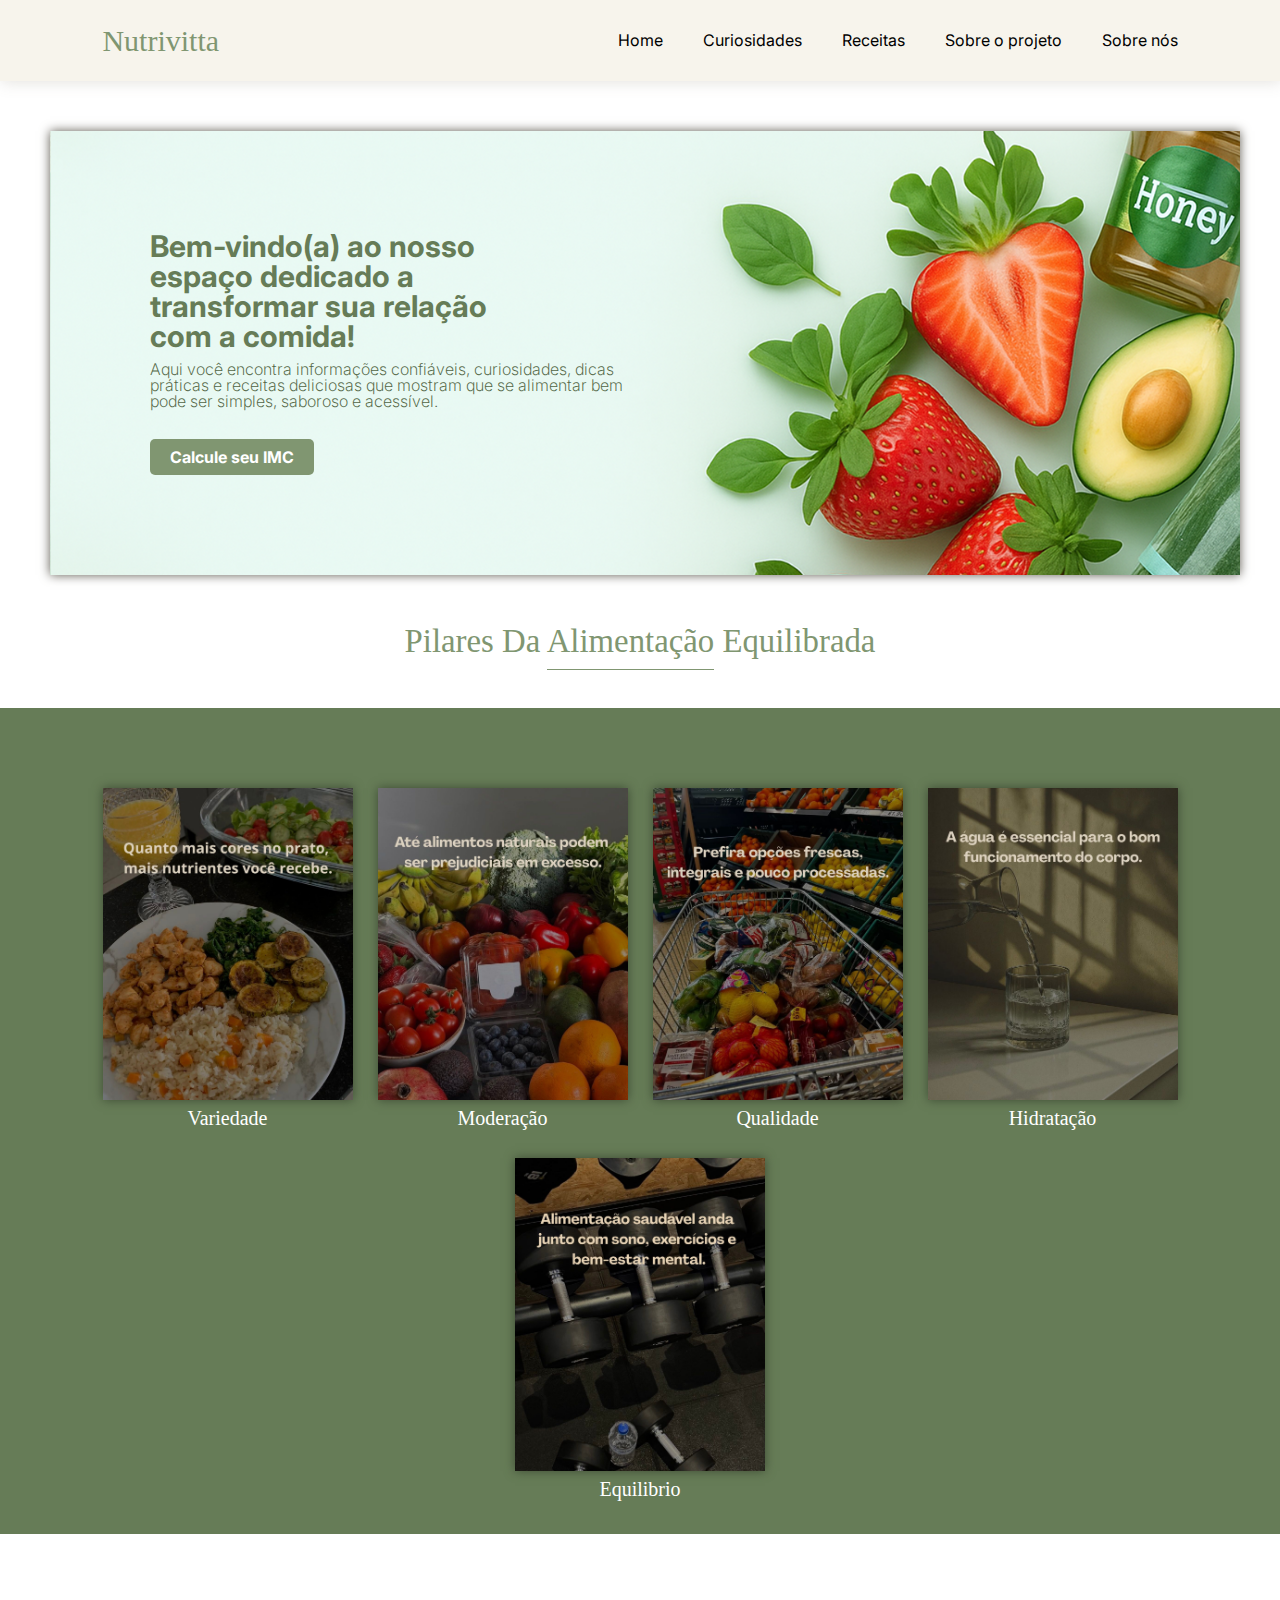
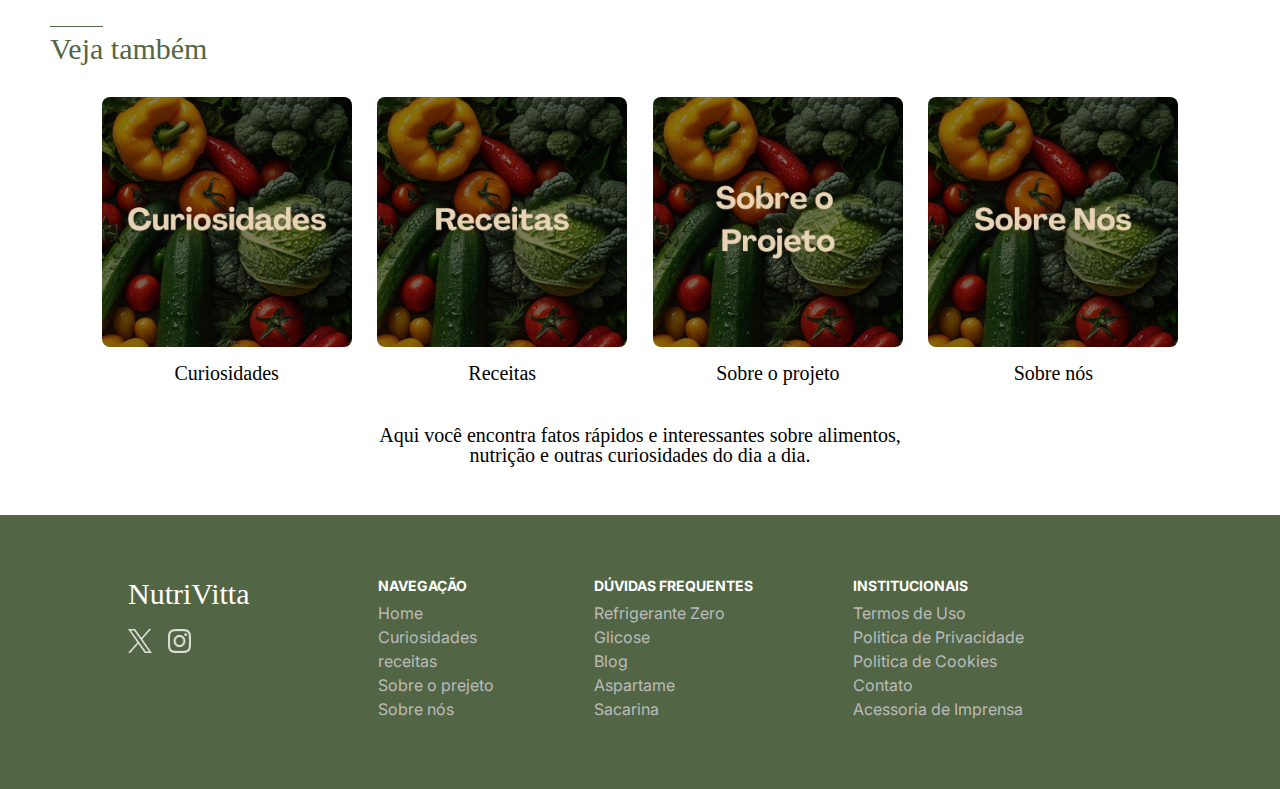
<file: index.html>
<!DOCTYPE html>
<html lang="pt-br">

<head>
    <meta charset="UTF-8">
    <meta name="viewport" content="width=device-width, initial-scale=1.0">
    <link rel="stylesheet" href="css/reset.css">
    <link rel="stylesheet" href="css/style.css">
    <link rel="shortcut icon" href="/src/images/image-removebg-preview.png" type="image/x-icon">
    <title>Nutrivitta</title>
</head>

<body>
    <header>
        <nav>
            <div>
                <a href="index.html">
                    <h1>Nutrivitta</h1>
                </a>
            </div>
            <div>
                <ul>
                    <li>
                        <a href="index.html">Home</a>
                    </li>
                    <li>
                        <a href="curiosidades.html">Curiosidades</a>
                    </li>
                    <li>
                        <a href="receitas.html">Receitas</a>
                    </li>
                    <li>
                        <a href="SobreoProjeto.html">Sobre o projeto</a>
                    </li>
                    <li>
                        <a href="sobreNos.html">Sobre nós</a>
                    </li>
                </ul>
            </div>
        </nav>
    </header>
    <main>
        <section class="banner">
            <div class="box">
                <h2>Bem-vindo(a) ao nosso espaço dedicado a transformar sua relação com a comida!</h2>
                <p>Aqui você encontra informações confiáveis, curiosidades, dicas práticas e receitas deliciosas que
                    mostram que se alimentar bem pode ser simples, saboroso e acessível.</p>
                <a href="imc.html">Calcule seu IMC</a>
            </div>
        </section>
        <section class="Pilares">
            <h3>Pilares Da <span>Alimentação</span> Equilibrada</h3>
            <div class="box2">
                <ul>
                    <li>
                        <img src="src/images/imagensCuriosidades/variedade.jpg" alt="">
                        <h4>Variedade</h4>
                    </li>
                    <li>
                        <img src="src/images/imagensCuriosidades/moderacao.jpg" alt="">
                        <h4>Moderação</h4>
                    </li>
                    <li>
                        <img src="src/images/imagensCuriosidades/qualidade.jpg" alt="">
                        <h4>Qualidade</h4>
                    </li>
                    <li>
                        <img src="src/images/imagensCuriosidades/agua.jpg" alt="">
                        <h4>Hidratação</h4>
                    </li>
                    <li>
                        <img src="src/images/imagensCuriosidades/equilibrio.jpg" alt="">
                        <h4>Equilibrio</h4>
                    </li>
                </ul>
            </div>
        </section>
        <section class="vejaTambem">
            <h3><span>Veja</span> também</h3>
            <ul>
                <a href="curiosidades.html">
                    <li>
                        <img src="src/saibamais/curiosidades.jpeg"  alt="">
                        <h4>Curiosidades</h4>
                    </li>
                </a>
                <a href="receitas.html">
                    <li>
                        <img src="src/saibamais/Receitas.jpeg" alt="">
                        <h4>Receitas</h4>
                    </li>
                </a>
                <a href="SobreoProjeto.html">
    
                    <li>
                        <img src="src/saibamais/sobreOProjeto.jpeg" alt="">
                        <h4>Sobre o projeto</h4>
                    </li>
                </a>
                <a href="sobreNos.html">
                <li>
                    <img src="src/saibamais/SobreNos.jpeg" alt="">
                    <h4>Sobre nós</h4>
                </li>
                </a>
            </ul>
            <p>Aqui você encontra fatos rápidos e interessantes sobre alimentos, <br>nutrição e outras curiosidades do
                dia a dia.</p>
        </section>
    </main>
    <footer>
        <div>
            <h4>NutriVitta</h4>
            <div class="redes">
                <a href="https://x.com/nutri_vitta?s=21"><img src="src/images/XLogo.png" alt=""></a>
                <a href="https://www.instagram.com/nutrivitta_saude?igsh=M2Y1YTJ0MHp0YmRy"><img
                        src="src/images/InstagramLogo.png" alt=""></a>

            </div>
        </div>
        <nav>
            <ul class="navegacao">
                <li class="titulo-navegacao">navegação</li>
                <li><a href="index.html">Home</a></li>
                <li><a href="curiosidades.html">Curiosidades</a></li>
                <li><a href="receitas.html">receitas</a></li>
                <li><a href="SobreoProjeto.html">Sobre o prejeto</a></li>
                <li><a href="sobreNos.html">Sobre nós</a></li>
            </ul>
            <ul class="duvidas">
                <li class="titulo-duvidas">Dúvidas Frequentes</li>
                <li><a href="#">Refrigerante Zero</a></li>
                <li><a href="#">Glicose</a></li>
                <li><a href="#">Blog</a></li>
                <li><a href="#">Aspartame</a></li>
                <li><a href="#">Sacarina</a></li>
            </ul>
            <ul class="institucionais">
                <li class="titulo-instucionais">institucionais</li>
                <li><a href="termosdeUso.html">Termos de Uso</a></li>
                <li><a href="#">Politica de Privacidade</a></li>
                <li><a href="#">Politica de Cookies</a></li>
                <li><a href="#">Contato</a></li>
                <li><a href="#">Acessoria de Imprensa</a></li>
            </ul>
        </nav>
    </footer>
</body>

</html>
</file>
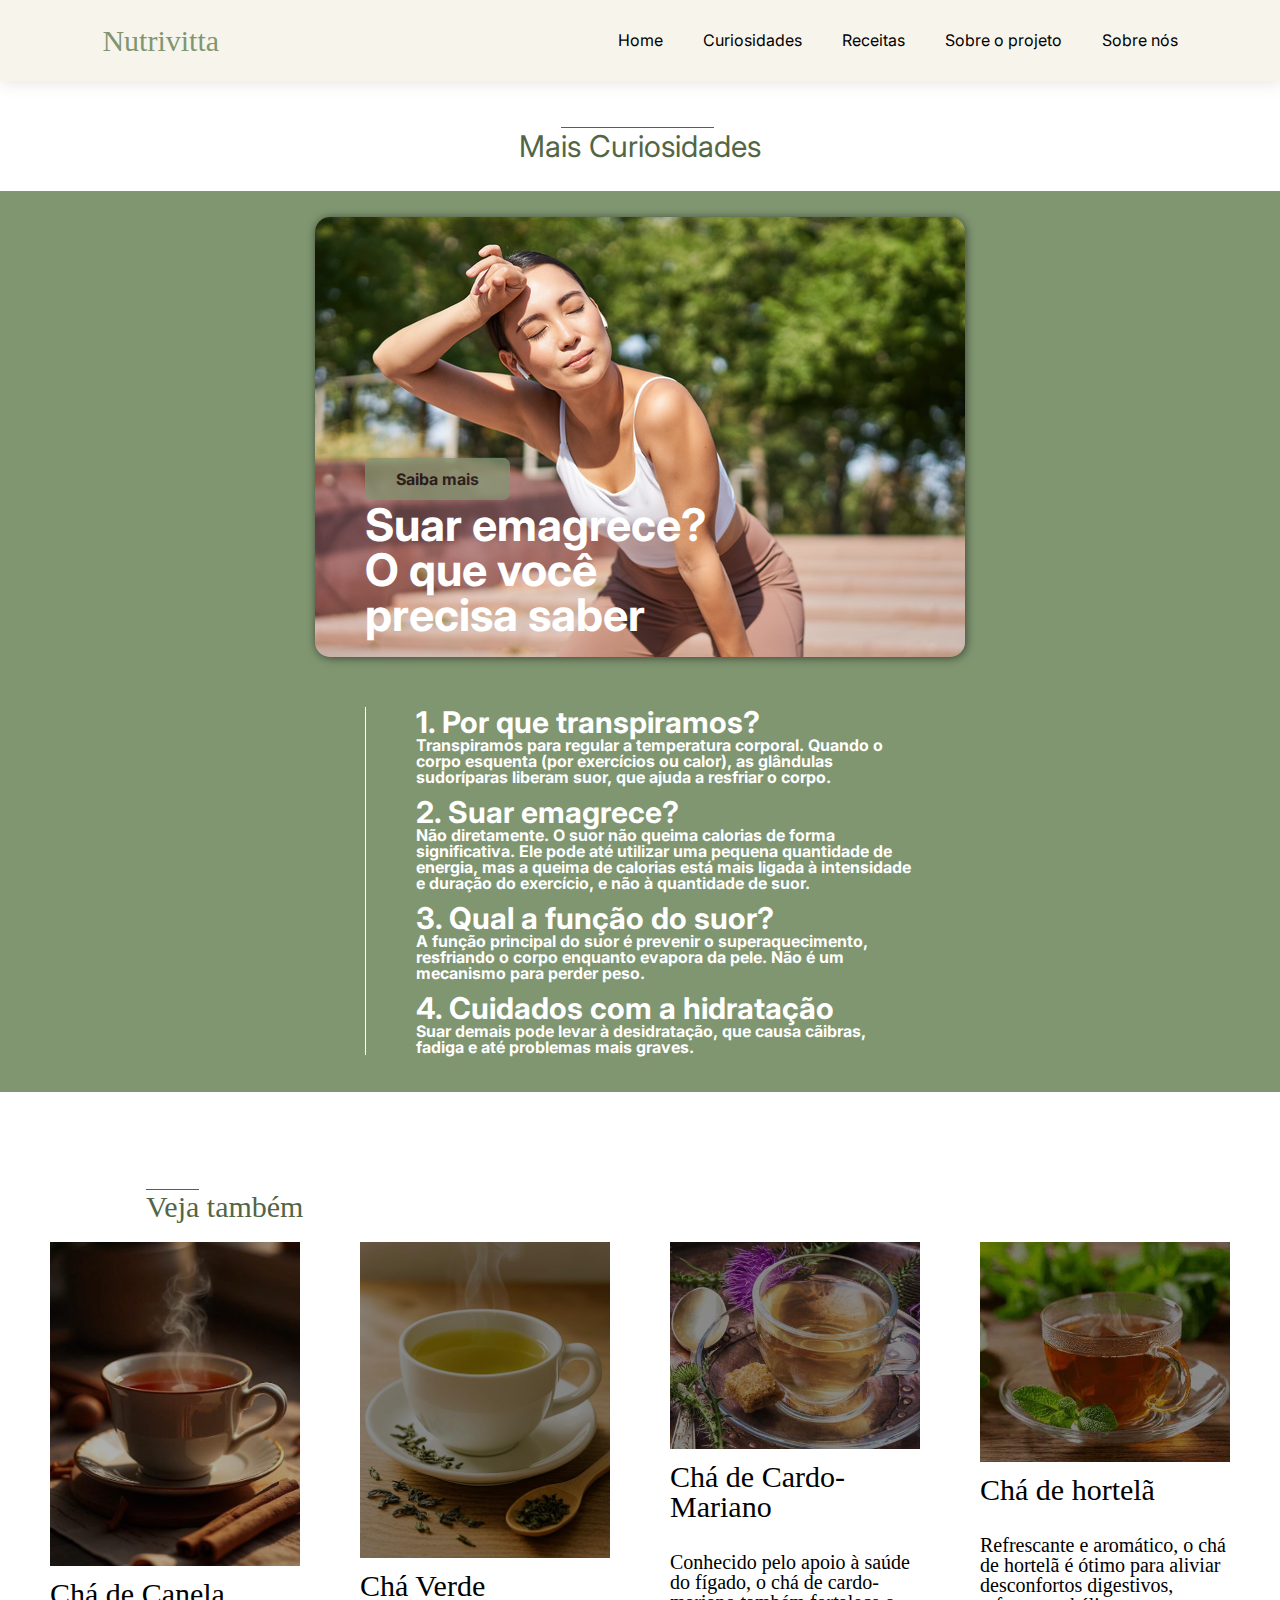
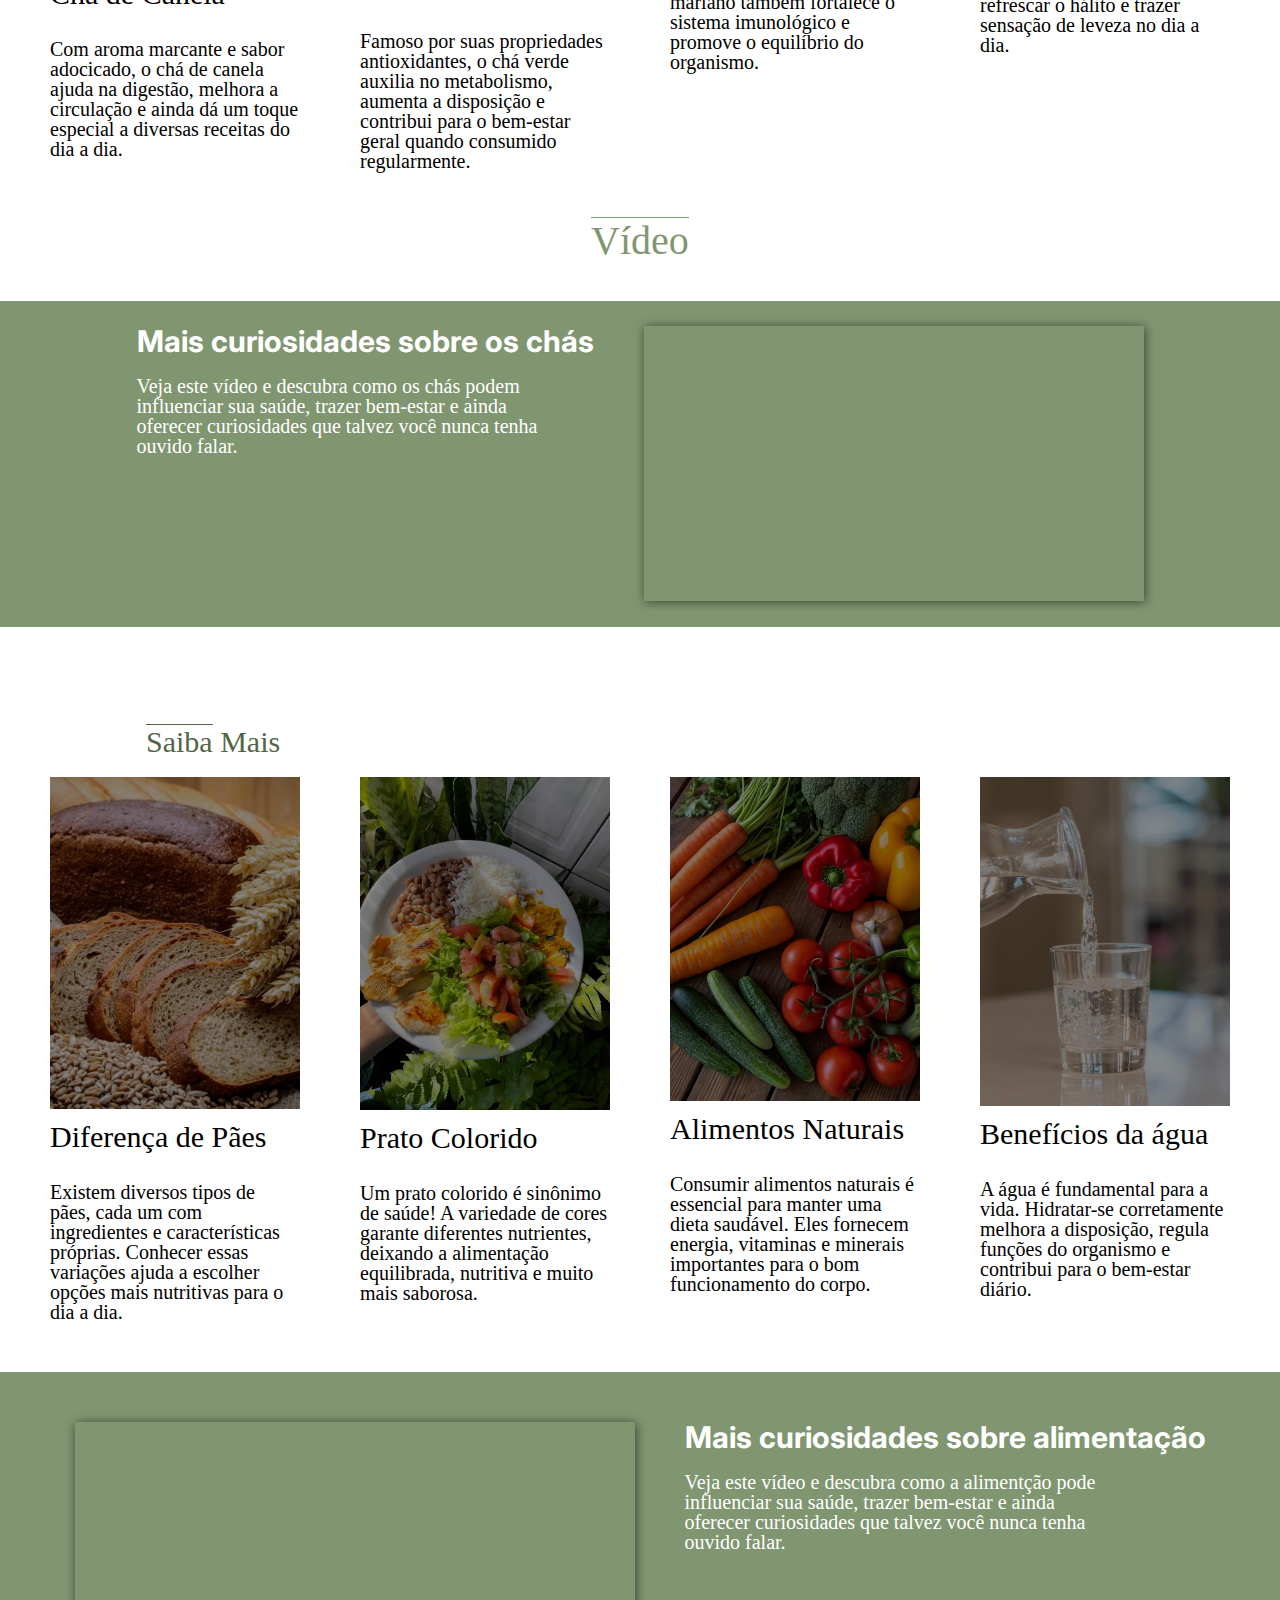
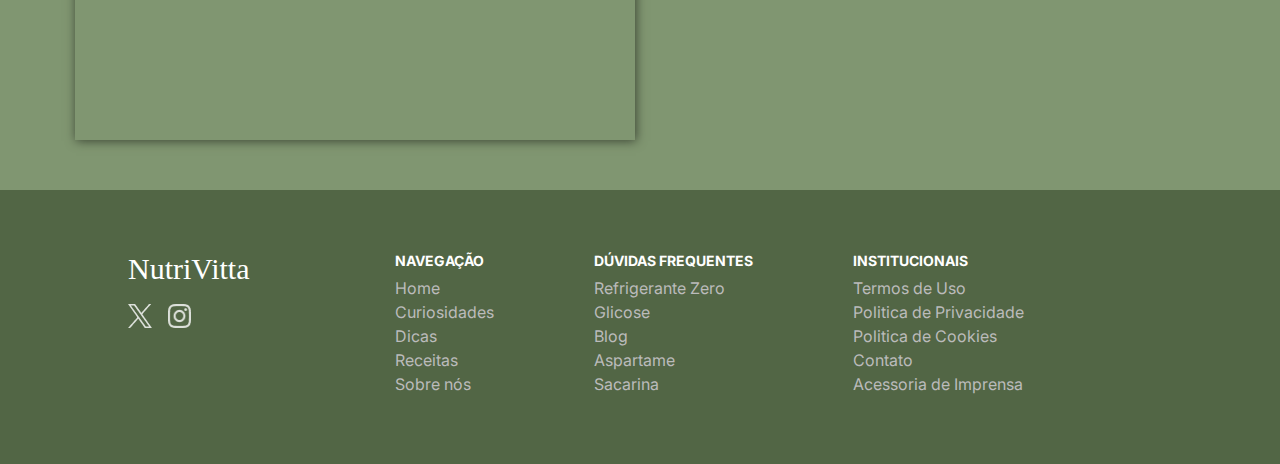
<file: curiosidades.html>
<!DOCTYPE html>
<html lang="pt-br">

<head>
    <meta charset="UTF-8">
    <meta name="viewport" content="width=device-width, initial-scale=1.0">
    <title>Curiosidades</title>
    <link rel="stylesheet" href="css/reset.css">
    <link rel="stylesheet" href="css/curiosidades.css">
    <link rel="shortcut icon" href="/src/images/image-removebg-preview.png" type="image/x-icon">
</head>

<body>
    <header>
        <nav>
            <div>
                <a href="index.html">
                    <h1>Nutrivitta</h1>
                </a>
            </div>
            <div>
                <ul>
                    <li>
                        <a href="index.html">Home</a>
                    </li>
                    <li>
                        <a href="curiosidades.html">Curiosidades</a>
                    </li>
                    <li>
                        <a href="receitas.html">Receitas</a>
                    </li>
                    <li>
                        <a href="SobreoProjeto.html">Sobre o projeto</a>
                    </li>
                    <li>
                        <a href="sobreNos.html">Sobre nós</a>
                    </li>
                </ul>
            </div>
        </nav>
    </header>
    <main>
        <section class="curiosidades">
            <h2>Ma<span>is Curiosida</span>des </h2>
            <div class="boxCuriosity">
                <div class="imagem">
                    <div>
                        <a
                            href="https://ge.globo.com/eu-atleta/saude/reportagem/2024/10/01/c-suor-significa-perda-de-peso-entenda.ghtml">Saiba
                            mais</a>
                    </div>
                    <h3>Suar emagrece?<br> O que você <br>precisa saber</h3>
                </div>
                <div>
                    <ul>
                        <li>
                            <h4>1. Por que transpiramos?</h4>
                            <p>Transpiramos para regular a temperatura corporal. Quando o corpo esquenta (por exercícios
                                ou calor), as glândulas sudoríparas liberam suor, que ajuda a resfriar o corpo.</p>
                        </li>
                        <li>
                            <h4>2. Suar emagrece?</h4>
                            <p> Não diretamente. O suor não queima calorias de forma significativa. Ele pode até
                                utilizar uma pequena quantidade de energia, mas a queima de calorias está mais ligada à
                                intensidade e duração do exercício, e não à quantidade de suor.</p>
                        </li>
                        <li>
                            <h4>3. Qual a função do suor?</h4>
                            <p>A função principal do suor é prevenir o superaquecimento, resfriando o corpo enquanto
                                evapora da pele. Não é um mecanismo para perder peso.</p>
                        </li>
                        <li>
                            <h4>4. Cuidados com a hidratação</h4>
                            <p>Suar demais pode levar à desidratação, que causa cãibras, fadiga e até problemas mais
                                graves.</p>
                        </li>
                    </ul>

                </div>
            </div>
        </section>
        <section class="vejaTambem">
            <h3><span>Veja</span> também</h3>
            <ul>
                <li>
                    <a href="https://www.tuasaude.com/cha-de-canela/">
                        <img src="src/images/chacanela.jpeg" alt="">
                    </a>
                    <h4>Chá de Canela</h4>
                    <p>Com aroma marcante e sabor adocicado, o chá de canela ajuda na digestão, melhora a circulação e
                        ainda dá um toque especial a diversas receitas do dia a dia.</p>
                </li>
                <li>
                    <a
                        href="https://revista.abrale.org.br/alimentacao/2025/07/o-cha-verde-pode-curar-o-cancer-entenda/?gad_source=1&gad_campaignid=22773945508&gbraid=0AAAAADsYOYTE-1eJo8UOdLdbJG3IwFoyW&gclid=Cj0KCQjwrJTGBhCbARIsANFBfgvp8a043N8HiauzQPo9cGCn6W0izQo7GYWdY8o2Ke-UYZiA_oopiIQaAkojEALw_wcB">
                        <img src="src/images/chaverde.jpeg" alt="">
                    </a>
                    <h4>Chá Verde</h4>
                    <p>Famoso por suas propriedades antioxidantes, o chá verde auxilia no metabolismo, aumenta a
                        disposição e contribui para o bem-estar geral quando consumido regularmente.
                    </p>
                <li>
                    <a href="https://www.tuasaude.com/cardo-mariano/">
                        <img src="src/images/chacardo.jpeg" alt="">
                    </a>
                    <h4>Chá de Cardo-Mariano</h4>
                    <p>Conhecido pelo apoio à saúde do fígado, o chá de cardo-mariano também fortalece o sistema
                        imunológico e promove o equilíbrio do organismo.</p>
                </li>
                <li>
                    <a href="https://www.tuasaude.com/beneficios-do-cha-de-hortela/">
                        <img src="src/images/chahortela.jpeg" alt="">
                    </a>
                    <h4>Chá de hortelã</h4>
                    <p>Refrescante e aromático, o chá de hortelã é ótimo para aliviar desconfortos digestivos, refrescar
                        o hálito e trazer sensação de leveza no dia a dia.</p>
                </li>
            </ul>
        </section>
        <section class="Video">
            <h2><span>Vídeo</span></h2>
            <div class="boxVideo">
                <div>
                    <h3>Mais curiosidades sobre os chás</h3>
                    <p>Veja este vídeo e descubra como os chás podem influenciar sua saúde, trazer bem-estar e ainda
                        oferecer curiosidades que talvez você nunca tenha ouvido falar.</p>
                </div>
                <div class="videovideo">
                    <iframe width="500" height="275" src="https://www.youtube.com/embed/BTQmERlo218?si=qdR-rlXXuXFsSgJT"
                        title="YouTube video player" frameborder="0"
                        allow="accelerometer; autoplay; clipboard-write; encrypted-media; gyroscope; picture-in-picture; web-share"
                        referrerpolicy="strict-origin-when-cross-origin" allowfullscreen></iframe>

                </div>
            </div>
        </section>
        <section class="saibaMais">
            <h3><span>Saiba</span> Mais</h3>
            <ul>
                <li>
                    <a
                        href="https://pantuccipanificadora.com.br/qual-a-diferenca-entre-os-tipos-de-pao-saiba-que-tipo-de-receita-combina-com-cada-um/">
                        <img src="src/images/paosofialinda.jpeg" alt="">
                    </a>
                    <h4>Diferença de Pães</h4>
                    <p>Existem diversos tipos de pães, cada um com ingredientes e características próprias. Conhecer
                        essas variações ajuda a escolher opções mais nutritivas para o dia a dia.</p>
                </li>
                <li>
                    <a href="https://content.paodeacucar.com/saudabilidade/por-que-prato-colorido">
                        <img src="src/images/pratocol.jpeg" alt="">
                    </a>
                    <h4>Prato Colorido</h4>
                    <p>Um prato colorido é sinônimo de saúde! A variedade de cores garante diferentes nutrientes,
                        deixando a alimentação equilibrada, nutritiva e muito mais saborosa.</p>
                <li>
                    <a
                        href="https://www.pfizer.com.br/noticias/ultimas-noticias/entenda-diferenca-entre-alimentos-naturais-e-industrializados-0">
                        <img src="src/images/variedade.jpeg" alt="">
                    </a>
                    <h4>Alimentos Naturais</h4>
                    <p>Consumir alimentos naturais é essencial para manter uma dieta saudável. Eles fornecem energia,
                        vitaminas e minerais importantes para o bom funcionamento do corpo.
                    </p>
                </li>
                <li>
                    <a href="https://www.tuasaude.com/beneficios-de-beber-agua/">
                        <img src="src/images/agua.jpeg" alt="">
                    </a>
                    <h4>Benefícios da água</h4>
                    <p>A água é fundamental para a vida. Hidratar-se corretamente melhora a disposição, regula funções
                        do organismo e contribui para o bem-estar diário.</p>
                </li>
            </ul>
        </section>
        <section class="Video2">
            <div class="boxVideo2">
                <div class="videovideo2">
                    <div class="videovideo">
                        <iframe width="560" height="315"
                            src="https://www.youtube.com/embed/ywUuoTJJznA?si=R1DoMFnxD5o0gM9g"
                            title="YouTube video player" frameborder="0"
                            allow="accelerometer; autoplay; clipboard-write; encrypted-media; gyroscope; picture-in-picture; web-share"
                            referrerpolicy="strict-origin-when-cross-origin" allowfullscreen></iframe>

                    </div>
                </div>
                <div>
                    <h3>Mais curiosidades sobre alimentação</h3>
                    <p>Veja este vídeo e descubra como a alimentção pode influenciar sua saúde, trazer bem-estar e ainda
                        oferecer curiosidades que talvez você nunca tenha ouvido falar.</p>
                </div>
            </div>
        </section>
    </main>
    <footer>
        <div>
            <h4>NutriVitta</h4>
            <div class="redes">
                <a href="https://x.com/nutri_vitta?s=21"><img src="src/images/XLogo.png" alt=""></a>
                <a href="https://www.instagram.com/nutrivitta_saude?igsh=M2Y1YTJ0MHp0YmRy"><img
                        src="src/images/InstagramLogo.png" alt=""></a>

            </div>
        </div>
        <nav>
            <ul class="navegacao">
                <li class="titulo-navegacao">navegação</li>
                <li><a href="index.html">Home</a></li>
                <li><a href="curiosidades.html">Curiosidades</a></li>
                <li><a href="">Dicas</a></li>
                <li><a href="">Receitas</a></li>
                <li><a href="sobreNos.html">Sobre nós</a></li>
            </ul>
            <ul class="duvidas">
                <li class="titulo-duvidas">Dúvidas Frequentes</li>
                <li><a href="">Refrigerante Zero</a></li>
                <li><a href="">Glicose</a></li>
                <li><a href="">Blog</a></li>
                <li><a href="">Aspartame</a></li>
                <li><a href="">Sacarina</a></li>
            </ul>
            <ul class="institucionais">
                <li class="titulo-instucionais">institucionais</li>
                <li><a href="">Termos de Uso</a></li>
                <li><a href="">Politica de Privacidade</a></li>
                <li><a href="">Politica de Cookies</a></li>
                <li><a href="">Contato</a></li>
                <li><a href="">Acessoria de Imprensa</a></li>
            </ul>
        </nav>
    </footer>
</body>

</html>
</file>
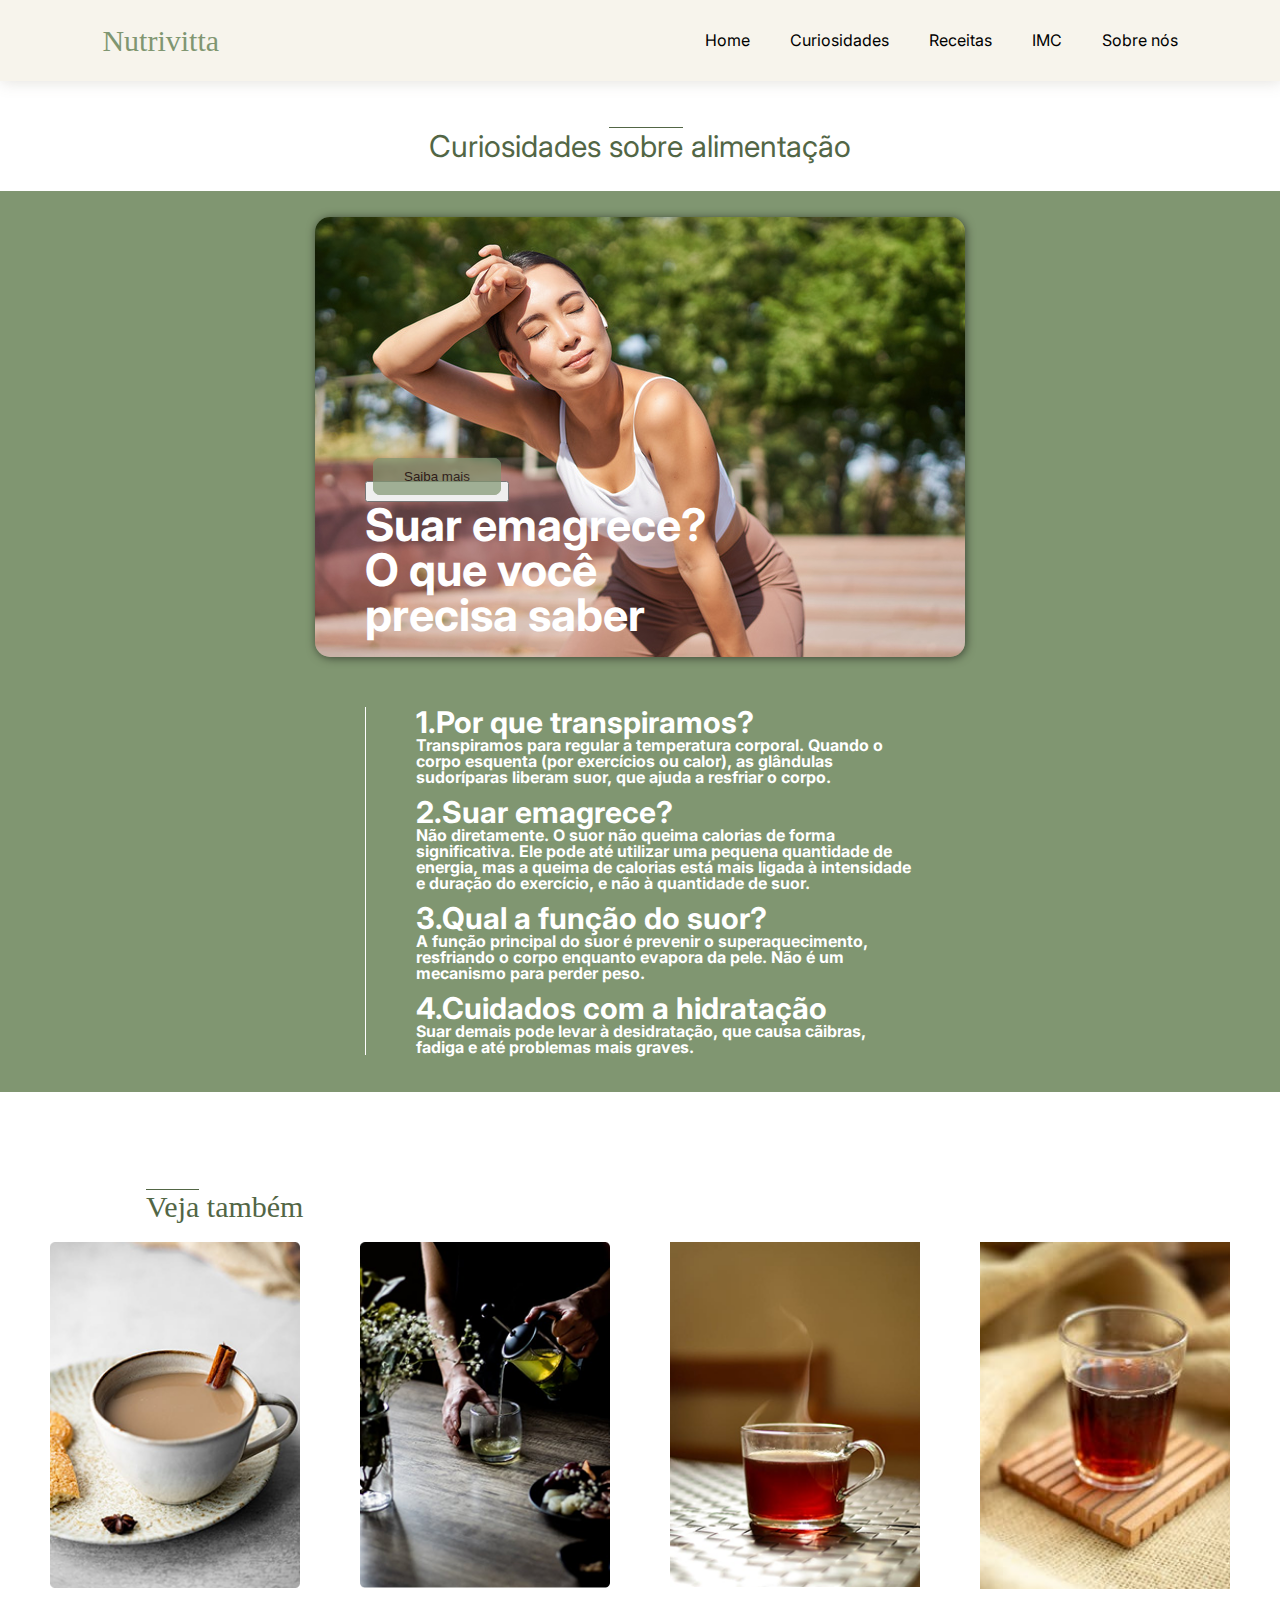
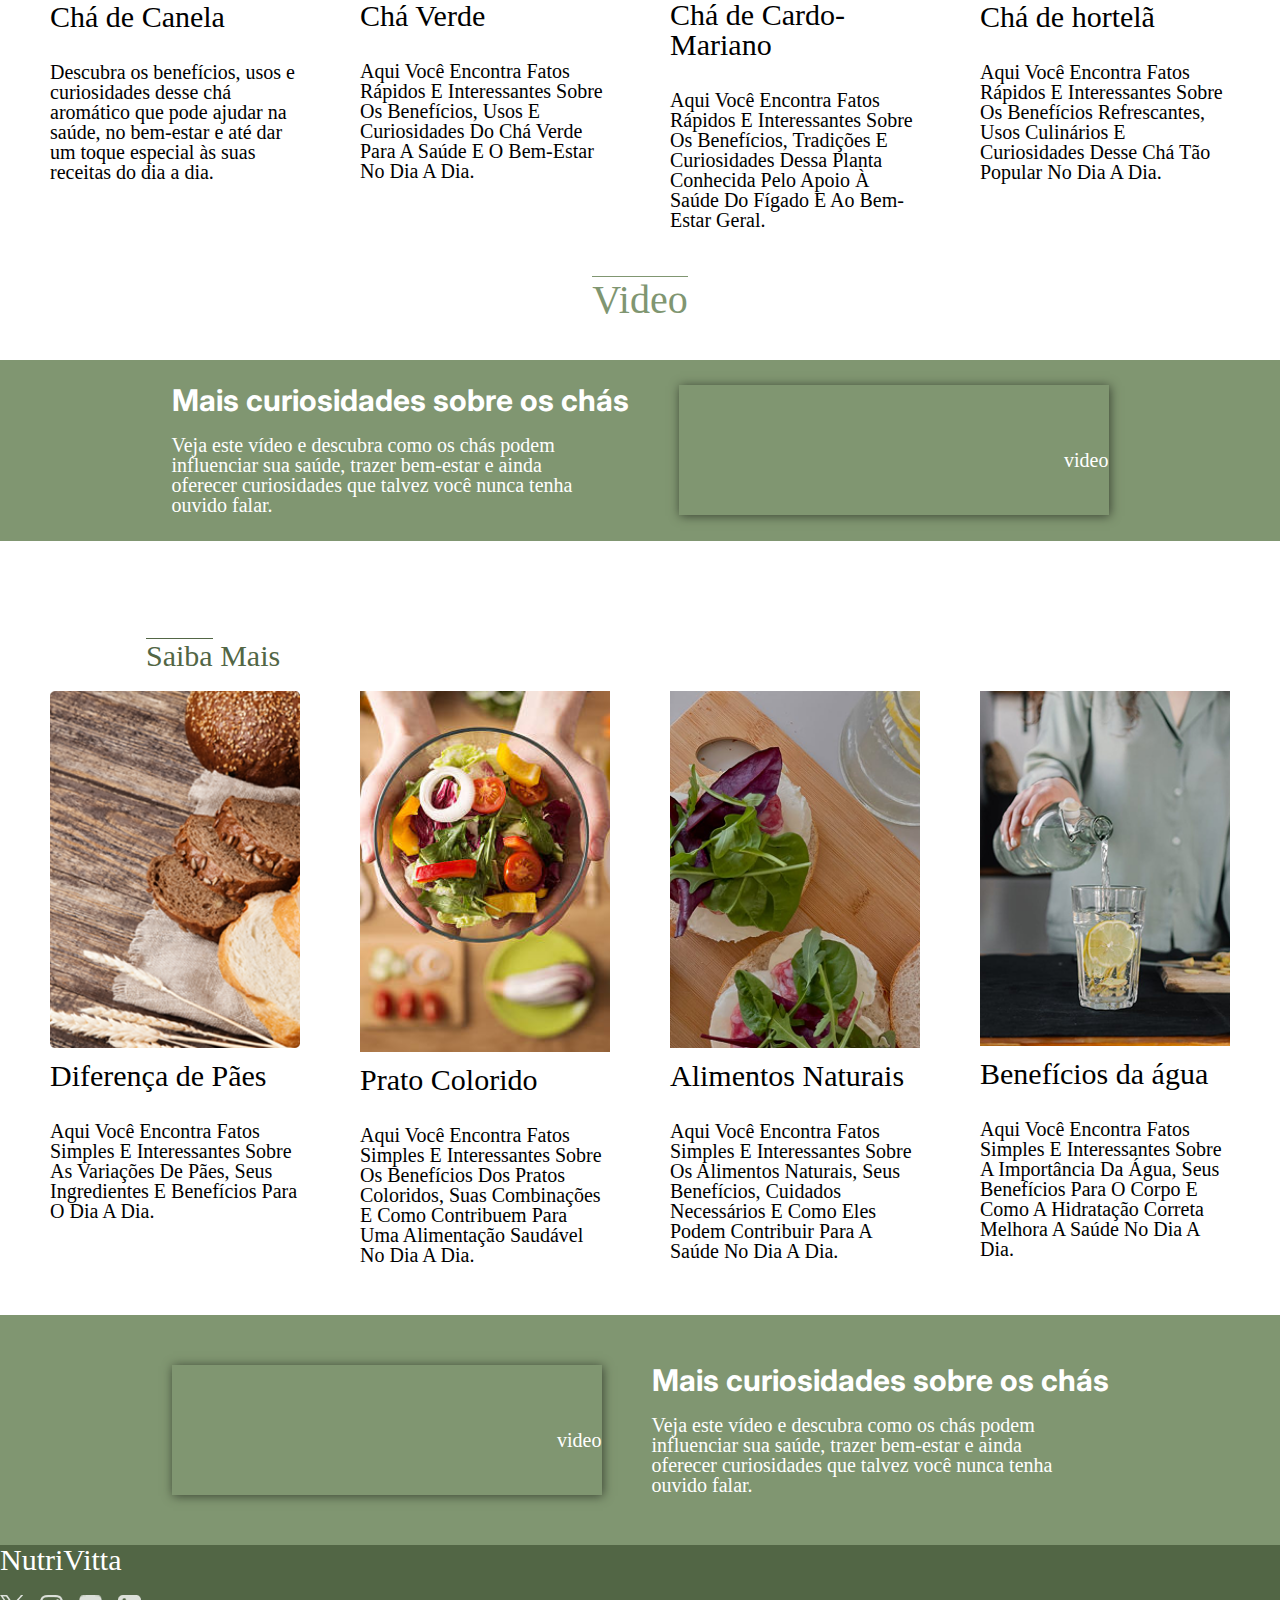
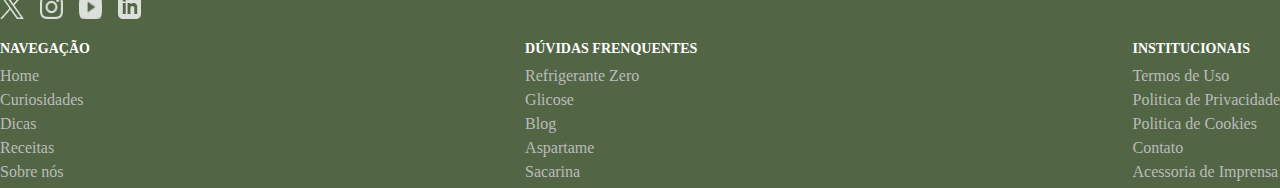
<file: curiosidadess.html>
<!DOCTYPE html>
<html lang="pt-br">
<head>
    <meta charset="UTF-8">
    <meta name="viewport" content="width=device-width, initial-scale=1.0">
    <link rel="stylesheet" href="css/curiosidades.css">
    <link rel="stylesheet" href="css/reset.css">
    <title>Curiosidades</title>
</head>
<body>
    <header>
        <nav>
            <div>
                <a href="index.html"><h1>Nutrivitta</h1></a>
            </div>
            <div>
                <ul>
                    <li>
                        <a href="index.html">Home</a>
                    </li>
                    <li>
                        <a href="#">Curiosidades</a>
                    </li>
                    <li>
                        <a href="#">Receitas</a>
                    </li>
                    <li>
                        <a href="#">IMC</a>
                    </li>
                    <li>
                        <a href="#">Sobre nós</a>
                    </li>
                </ul>
            </div>
        </nav>
    </header>
    <main>
        <section class="curiosidades">
            <h2>Curiosidades <span>sobre</span> alimentação</h2>
            <div class="boxCuriosity">
                <div class="imagem">
                    <div>
                    <button type="button"><a href="#">Saiba mais</a></button>
                    </div>
                    <h3>Suar emagrece?<br> O que você <br>precisa saber</h3>
                </div>
                <div>
                    <ul>
                        <li>
                            <h4>1.Por que transpiramos?</h4>
                            <p>Transpiramos para regular a temperatura corporal. Quando o corpo esquenta (por exercícios ou calor), as glândulas sudoríparas liberam suor, que ajuda a resfriar o corpo.</p>
                        </li>
                        <li>
                            <h4>2.Suar emagrece?</h4>
                            <p> Não diretamente. O suor não queima calorias de forma significativa. Ele pode até utilizar uma pequena quantidade de energia, mas a queima de calorias está mais ligada à intensidade e duração do exercício, e não à quantidade de suor.</p>
                        </li>
                        <li>
                            <h4>3.Qual a função do suor?</h4>
                            <p>A função principal do suor é prevenir o superaquecimento, resfriando o corpo enquanto evapora da pele. Não é um mecanismo para perder peso.</p>
                        </li>
                        <li>
                            <h4>4.Cuidados com a hidratação</h4>
                            <p>Suar demais pode levar à desidratação, que causa cãibras, fadiga e até problemas mais graves.</p>
                        </li>
                    </ul>
                    
                </div>
            </div>
        </section>
        <section class="vejaTambem">
            <h3><span>Veja</span> também</h3>
            <ul>
                <li>
                    <img src="src/images/imagensCuriosidades/1.png" alt="">
                    <h4>Chá de Canela</h4>
                    <p>Descubra os benefícios, usos e curiosidades desse chá aromático que pode ajudar na saúde, no bem-estar e até dar um toque especial às suas receitas do dia a dia.</p>
                </li>
                <li>
                    <img src="src/images/imagensCuriosidades/2.png" alt="">
                    <h4>Chá Verde</h4>
                    <p>Aqui Você Encontra Fatos Rápidos E Interessantes Sobre Os Benefícios, Usos E Curiosidades Do Chá Verde Para A Saúde E O Bem-Estar No Dia A Dia.</p>
                <li>
                    <img src="src/images/imagensCuriosidades/3.png" alt="">
                    <h4>Chá de Cardo-Mariano</h4>
                    <p>Aqui Você Encontra Fatos Rápidos E Interessantes Sobre Os Benefícios, Tradições E Curiosidades Dessa Planta Conhecida Pelo Apoio À Saúde Do Fígado E Ao Bem-Estar Geral.</p>
                </li>
                <li>
                    <img src="src/images/imagensCuriosidades/image 6.png" alt="">
                    <h4>Chá de hortelã</h4>
                    <p>Aqui Você Encontra Fatos Rápidos E Interessantes Sobre Os Benefícios Refrescantes, Usos Culinários E Curiosidades Desse Chá Tão Popular No Dia A Dia.</p>
                </li>
            </ul>
        </section>
        <section class="Video">
            <h2><span>Video</span></h2>
            <div class="boxVideo">
                <div>
                    <h3>Mais curiosidades sobre os chás</h3>
                    <p>Veja este vídeo e descubra como os chás podem influenciar sua saúde, trazer bem-estar e ainda oferecer curiosidades que talvez você nunca tenha ouvido falar.</p>
                </div>
                <div class="videovideo">
                    <p>video</p>
                </div>
            </div>
        </section>
        <section class="saibaMais">
            <h3><span>Saiba</span> Mais</h3>
            <ul>
                <li>
                    <img src="src/images/imagensCuriosidades/image 3.png" alt="">
                    <h4>Diferença de Pães</h4>
                    <p>Aqui Você Encontra Fatos Simples E Interessantes Sobre As Variações De Pães, Seus Ingredientes E Benefícios Para O Dia A Dia.</p>
                </li>
                <li>
                    <img src="src/images/imagensCuriosidades/image 11.png" alt="">
                    <h4>Prato Colorido</h4>
                    <p>Aqui Você Encontra Fatos Simples E Interessantes Sobre Os Benefícios Dos Pratos Coloridos, Suas Combinações E Como Contribuem Para Uma Alimentação Saudável No Dia A Dia.</p>
                <li>
                    <img src="src/images/imagensCuriosidades/c.png" alt="">
                    <h4>Alimentos Naturais</h4>
                    <p>Aqui Você Encontra Fatos Simples E Interessantes Sobre Os Alimentos Naturais, Seus Benefícios, Cuidados Necessários E Como Eles Podem Contribuir Para A Saúde No Dia A Dia.</p>
                </li>
                <li>
                    <img src="src/images/imagensCuriosidades/d.png" alt="">
                    <h4>Benefícios da água</h4>
                    <p>Aqui Você Encontra Fatos Simples E Interessantes Sobre A Importância Da Água, Seus Benefícios Para O Corpo E Como A Hidratação Correta Melhora A Saúde No Dia A Dia.</p>
                </li>
            </ul>
        </section>
        <section class="Video2">
            <div class="boxVideo2">
                <div class="videovideo2">
                    <p>video</p>
                </div>
                <div>
                    <h3>Mais curiosidades sobre os chás</h3>
                    <p>Veja este vídeo e descubra como os chás podem influenciar sua saúde, trazer bem-estar e ainda oferecer curiosidades que talvez você nunca tenha ouvido falar.</p>
                </div>
            </div>
        </section>
    </main>
    <footer>
        <div>
            <h4>NutriVitta</h4>
            <div class="redes">
                <a href=""><img src="src/images/XLogo.png" alt=""></a>
                <a href="https://www.instagram.com/nutrivitta_saude?igsh=M2Y1YTJ0MHp0YmRy"><img
                        src="src/images/InstagramLogo.png" alt=""></a>
                <a href=""><img src="src/images/YoutubeLogo.png" alt=""></a>
                <a href=""><img src="src/images/LinkedinLogo.png" alt=""></a>
            </div>
        </div>
        <nav>
            <ul class="navegacao">
                <li class="titulo-navegacao">navegação</li>
                <li><a href="">Home</a></li>
                <li><a href="">Curiosidades</a></li>
                <li><a href="">Dicas</a></li>
                <li><a href="">Receitas</a></li>
                <li><a href="">Sobre nós</a></li>
            </ul>
            <ul class="duvidas">
                <li class="titulo-duvidas">Dúvidas Frenquentes</li>
                <li><a href="">Refrigerante Zero</a></li>
                <li><a href="">Glicose</a></li>
                <li><a href="">Blog</a></li>
                <li><a href="">Aspartame</a></li>
                <li><a href="">Sacarina</a></li>
            </ul>
            <ul class="institucionais">
                <li class="titulo-instucionais">institucionais</li>
                <li><a href="">Termos de Uso</a></li>
                <li><a href="">Politica de Privacidade</a></li>
                <li><a href="">Politica de Cookies</a></li>
                <li><a href="">Contato</a></li>
                <li><a href="">Acessoria de Imprensa</a></li>
            </ul>
        </nav>
    </footer>
</body>
</html>
</file>
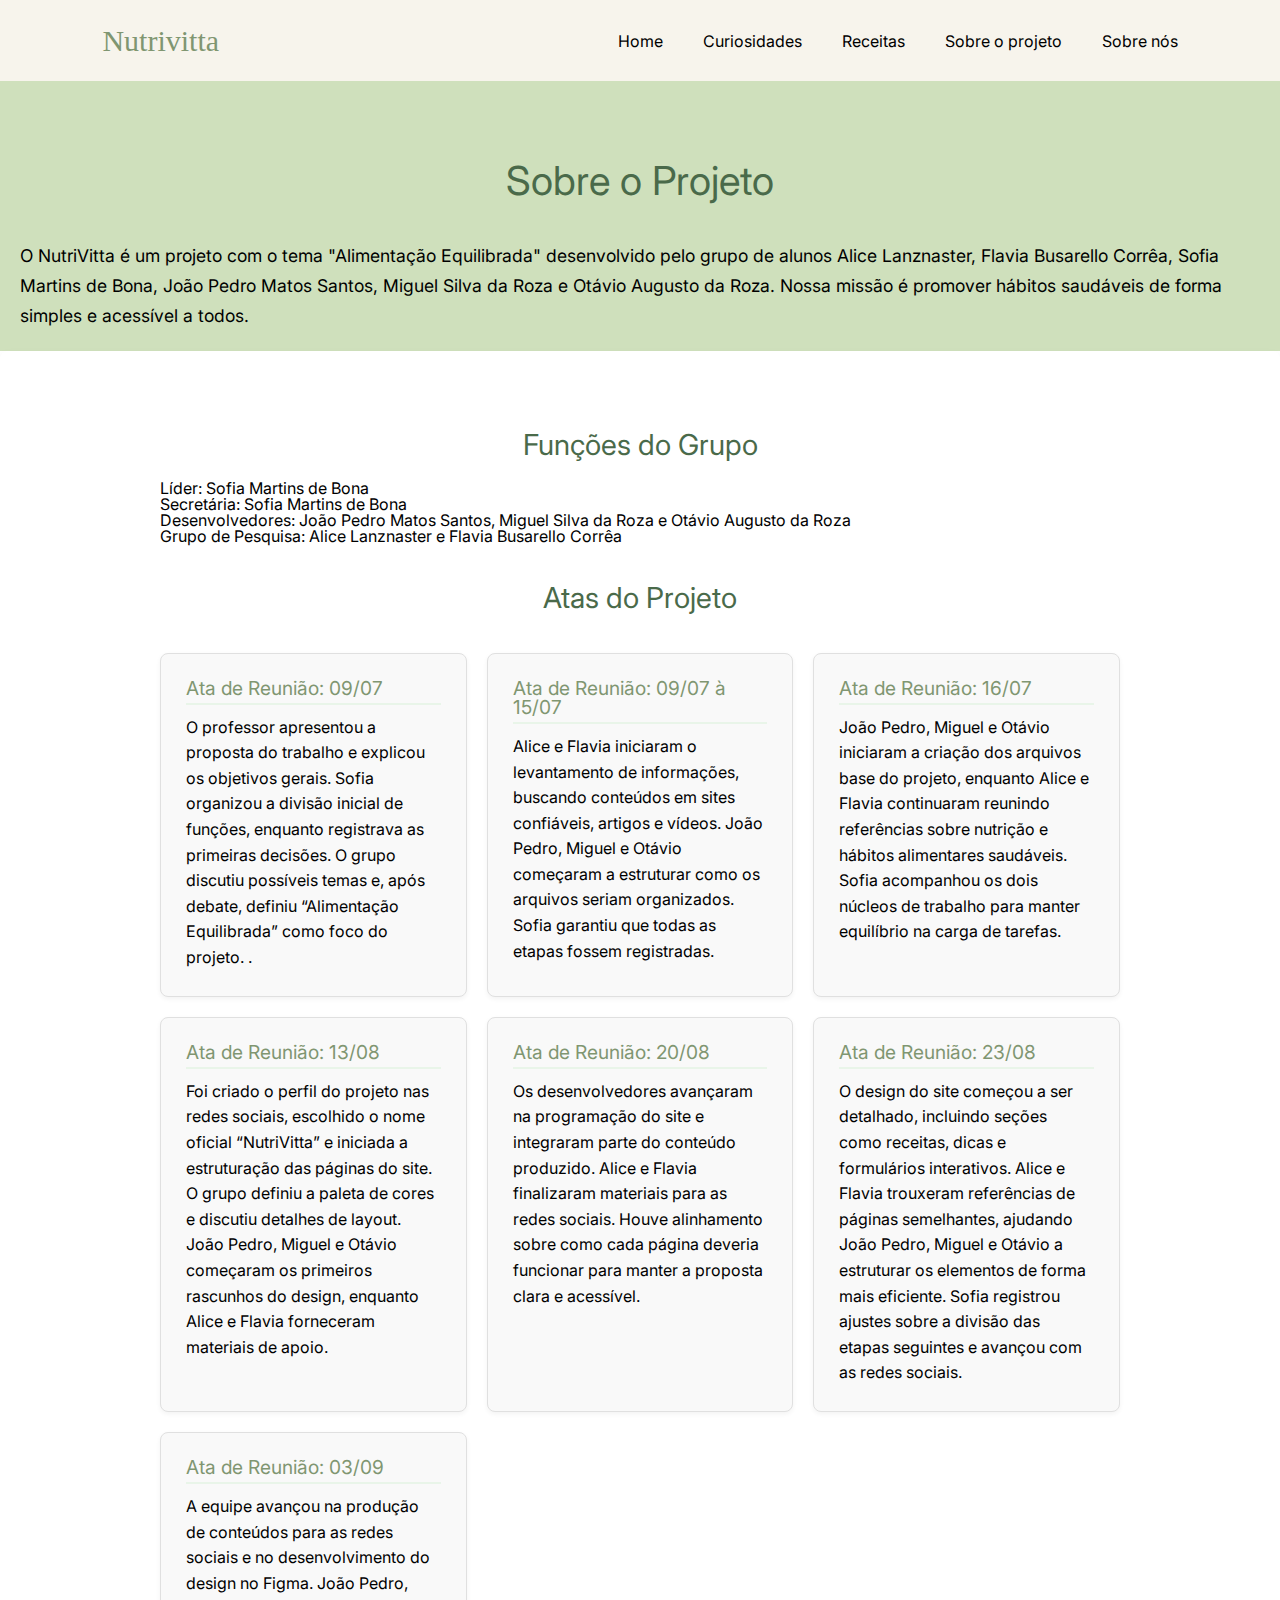
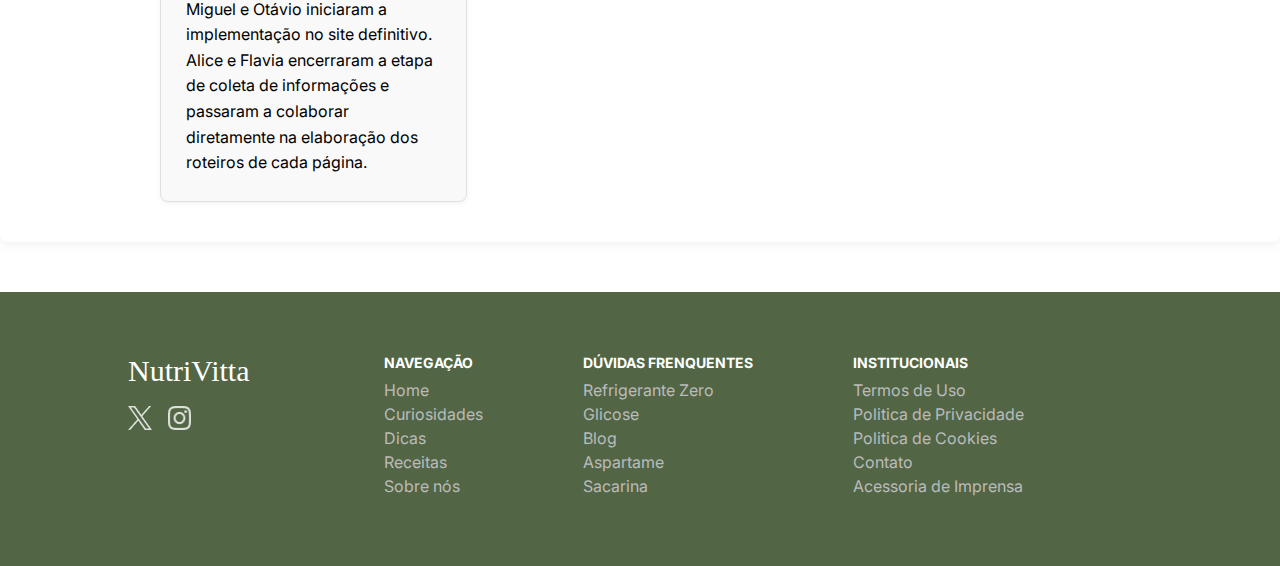
<file: SobreoProjeto.html>
<!DOCTYPE html>
<html lang="pt-br">

<head>
    <meta charset="UTF-8">
    <meta name="viewport" content="width=device-width, initial-scale=1.0">
    <link rel="stylesheet" href="css/reset.css">
    <link rel="stylesheet" href="css/sobreoProjeto.css">
    <link rel="shortcut icon" href="/src/images/image-removebg-preview.png" type="image/x-icon">

    <title>Nutrivitta</title>
</head>

<body>
    <header>
        <nav>
            <div>
                <a href="index.html">
                    <h1>Nutrivitta</h1>
                </a>
            </div>
            <div>
                <ul>
                    <li>
                        <a href="index.html">Home</a>
                    </li>
                    <li>
                        <a href="curiosidades.html">Curiosidades</a>
                    </li>
                    <li>
                        <a href="receitas.html">Receitas</a>
                    </li>
                    <li>
                        <a href="SobreoProjeto.html">Sobre o projeto</a>
                    </li>
                    <li>
                        <a href="sobreNos.html">Sobre nós</a>
                    </li>
                </ul>
            </div>
        </nav>
    </header>
    <main>
        <section class="banner">
            <div class="sobre">
                <h2>Sobre o Projeto</h2>
                <div class="sobrecard">
                <p>O NutriVitta é um projeto com o tema "Alimentação Equilibrada" desenvolvido pelo grupo de alunos
                    Alice Lanznaster, Flavia Busarello Corrêa, Sofia Martins de Bona, João Pedro Matos Santos, Miguel
                    Silva da Roza e Otávio Augusto da Roza. Nossa missão é promover hábitos saudáveis de forma simples e
                    acessível a todos.</p>
                </div>
            </div>
        </section>

        <section class="projetinho">
            <div class="container">
                <h3>Funções do Grupo</h3>
                <ul class="funçãodoscrias">
                    <li><strong>Líder:</strong> Sofia Martins de Bona</li>
                    <li><strong>Secretária:</strong> Sofia Martins de Bona</li>
                    <li><strong>Desenvolvedores:</strong> João Pedro Matos Santos, Miguel Silva da Roza e Otávio Augusto
                        da Roza</li>
                    <li><strong>Grupo de Pesquisa:</strong> Alice Lanznaster e Flavia Busarello Corrêa</li>
                </ul>

                <h3>Atas do Projeto</h3>
                <div class="containerdoscards">
                    <div class="cards">
                        <h4>Ata de Reunião: 09/07</h4>
                        <p>O professor apresentou a proposta do trabalho e explicou os objetivos gerais. Sofia
                            organizou a divisão inicial de funções, enquanto registrava as primeiras decisões. O grupo
                            discutiu possíveis temas e, após debate, definiu “Alimentação Equilibrada” como foco do
                            projeto.
                            .</p>
                    </div>

                    <div class="cards">
                        <h4>Ata de Reunião: 09/07 à 15/07</h4>
                        <p>Alice e Flavia iniciaram o levantamento de informações, buscando conteúdos em sites
                            confiáveis, artigos e vídeos. João Pedro, Miguel e Otávio começaram a estruturar como os
                            arquivos seriam organizados. Sofia garantiu que todas as etapas fossem registradas.</p>
                    </div>

                    <div class="cards">
                        <h4>Ata de Reunião: 16/07</h4>
                        <p>João Pedro, Miguel e Otávio iniciaram a criação dos arquivos base do projeto, enquanto Alice
                            e Flavia continuaram reunindo referências sobre nutrição e hábitos alimentares saudáveis.
                            Sofia acompanhou os dois núcleos de trabalho para manter equilíbrio na carga de tarefas.
                        </p>
                    </div>

                    <div class="cards">
                        <h4>Ata de Reunião: 13/08</h4>
                        <p>Foi criado o perfil do projeto nas redes sociais, escolhido o nome oficial “NutriVitta” e
                            iniciada a estruturação das páginas do site. O grupo definiu a paleta de cores e discutiu
                            detalhes de layout. João Pedro, Miguel e Otávio começaram os primeiros rascunhos do design,
                            enquanto Alice e Flavia forneceram materiais de apoio.</p>
                    </div>

                    <div class="cards">
                        <h4>Ata de Reunião: 20/08</h4>
                        <p>Os desenvolvedores avançaram na programação do site e integraram parte do conteúdo produzido.
                            Alice e Flavia finalizaram materiais para as redes sociais. Houve alinhamento sobre como
                            cada página deveria funcionar para manter a proposta clara e acessível.
                        </p>
                    </div>

                    <div class="cards">
                        <h4>Ata de Reunião: 23/08</h4>
                        <p>O design do site começou a ser detalhado, incluindo seções como receitas, dicas e formulários
                            interativos. Alice e Flavia trouxeram referências de páginas semelhantes, ajudando João
                            Pedro, Miguel e Otávio a estruturar os elementos de forma mais eficiente. Sofia registrou
                            ajustes sobre a divisão das etapas seguintes e avançou com as redes sociais.</p>
                    </div>

                    <div class="cards">
                        <h4>Ata de Reunião: 03/09</h4>
                        <p>A equipe avançou na produção de conteúdos para as redes sociais e no desenvolvimento do
                            design no Figma. João Pedro, Miguel e Otávio iniciaram a implementação no site definitivo.
                            Alice e Flavia encerraram a etapa de coleta de informações e passaram a colaborar
                            diretamente na elaboração dos roteiros de cada página.</p>
                    </div>
                </div>
            </div>
        </section>
    </main>

    <footer>
        <div>
            <h4>NutriVitta</h4>
            <div class="redes">
                <a href=""><img src="src/images/XLogo.png" alt=""></a>
                <a href="https://www.instagram.com/nutrivitta_saude?igsh=M2Y1YTJ0MHp0YmRy"><img
                        src="src/images/InstagramLogo.png" alt=""></a>
            </div>
        </div>
        <nav>
            <ul class="navegacao">
                <li class="titulo-navegacao">navegação</li>
                <li><a href="">Home</a></li>
                <li><a href="">Curiosidades</a></li>
                <li><a href="">Dicas</a></li>
                <li><a href="">Receitas</a></li>
                <li><a href="">Sobre nós</a></li>
            </ul>
            <ul class="duvidas">
                <li class="titulo-duvidas">Dúvidas Frenquentes</li>
                <li><a href="">Refrigerante Zero</a></li>
                <li><a href="">Glicose</a></li>
                <li><a href="">Blog</a></li>
                <li><a href="">Aspartame</a></li>
                <li><a href="">Sacarina</a></li>
            </ul>
            <ul class="institucionais">
                <li class="titulo-instucionais">institucionais</li>
                <li><a href="">Termos de Uso</a></li>
                <li><a href="">Politica de Privacidade</a></li>
                <li><a href="">Politica de Cookies</a></li>
                <li><a href="">Contato</a></li>
                <li><a href="">Acessoria de Imprensa</a></li>
            </ul>
        </nav>
    </footer>
</body>

</html>
</file>
<file: css/style.css>
/*--Imports--*/
@import url(https://fonts.googleapis.com/css2?family=Inter:ital,opsz,wght@0,14..32,100..900;1,14..32,100..900&display=swap);
@import url(https://fonts.googleapis.com/css2?family=Inter:ital,opsz,wght@0,14..32,100..900;1,14..32,100..900&family=Irish+Grover&display=swap);

body {
    background-color: #ffffff;
}

/*--Nav-Bar--*/
header nav {
    background-color: #f7f4ec;
    display: flex;
    justify-content: space-between;
    padding: 2vw 8vw 2vw 8vw;
    align-items: center;
    box-shadow: 1px 1px 15px rgba(117, 109, 86, 0.205);

    & div h1 {
        color: #809671;
        font-family: irish grover;
        font-size: 30px;
    }

    & div ul {
        display: flex;
        gap: 40px;

        & li a {
            font-family: inter;
            transition: transform 0.3s ease, text-shadow 0.3s ease;
            display: inline-block;
        }

        & li a:hover {
            transform: scale(1.1);
            color: #809671;

        }
    }
}

/*--Banner--*/
.banner {
    /*--background--*/
    width: 93%;
    background: url(../src/images/banner.png);
    background-size: cover;
    background-position: center;
    margin: 50px;
    box-shadow: 0 0 10px #5e5a51;

    /*--conteudo--*/
    & .box {
        font-family: inter;
        padding: 100px;
    }

    & .box h2 {
        width: 40%;
        color: #667c57;
        font-weight: bold;
        font-size: 30px;
        margin-bottom: 10px;
    }

    & .box p {
        color: #526645;
        font-weight: 250;
        width: 50%;
        margin-bottom: 30px;

    }

    & .box a {
        background-color: #809671;
        padding: 10px 20px;
        color: #ffffff;
        font-weight: bold;
        border-radius: 5px;
        transition: all 0.3s ease;
        ;
        display: inline-block;
    }

    & .box a:hover {
        background-color: #9aaf8d;
        filter: brightness(1.1);
        transform: scale(1.1);
    }
}

/*--Pilares da Alimentação equilibrada--*/
.Pilares {
    & .box2 {
        padding: 30px;
        margin-top: 50px;
        background-color: #667c57;
    }

    & h3 {
        text-align: center;
        color: #809671;
        font-size: calc(20px + 1vw);

        & span {
            color: #809671;
            border-bottom: solid 1px;
            padding-bottom: 10px;
        }
    }
    li:hover {
              transform: scale(1.1);
    
    }
    & ul {
        width: 100%;
        display: flex;
        align-items: center;
        gap: 25px;
        flex-wrap: wrap;
        justify-content: center;
        margin-top: 50px;



        & li {
            width:250px;
             transition: 0.3s ease;

            & img {
                width: 100%;
                box-shadow: 0 0 10px #3d4b33;
            }

            & h4 {
                text-align: center;
                padding: 5px;
                color: #FFFFFF;
                font-size: 20px;
            }
        }
    }
}



/*--Veja tambem--*/
.vejaTambem {
    padding: 50px;

    & h3 {
        margin-top: 50px;
        color: #526645;
        font-size: 30px;
        margin-bottom: 20px;

        & span {
            color: #526645;
            border-top: solid 1px;
            padding-top: 5px;
        }
    }

    & ul {
        display: flex;
        justify-content: center;
        flex-wrap: wrap;

        & li {
            width: 250px;
            text-align: center;
            margin: 1vw;
            transition: transform 0.3s ease, box-shadow 0.3s ease;
            

            &:hover {
                transform: scale(1.05);
            }

            & img {
                width: 100%;
                border-radius: 8px;
                transition: transform 0.3s ease;
                margin-bottom: 1vw;
            }

            & h4 {
                text-align: center;
                font-size: 20px;
                transition: transform 0.3s ease, color 0.3s ease;
            }

            &:hover img,
            &:hover h4 {
                transform: scale(1.05);
                color: #526645;
            }
        }
    }

    & p {
        text-align: center;
        font-size: 20px;
        margin-top: 30px;
    }
}

/*--Footer--*/

footer {
    font-family: Inter;
    background: #526645;
    color: white;
    padding: 5vw 20vw 5vw 10vw;
    display: flex;
    flex-wrap: wrap;
    justify-content: space-between;
}

footer .redes {
    display: flex;
    align-items: center;
    gap: 15px;
    margin-bottom: 20px;
}

footer h4 {
    font-size: 30px;
    color: white;
    font-family: Irish Grover;
    text-decoration: none;
    margin-bottom: 20px;
}

footer .redes img {
    width: 24px;
    height: 24px;
}


footer nav {
    display: flex;
    flex-wrap: wrap;
    justify-content: space-between;
    gap: 100px;
}

footer li {
    margin-bottom: 8px;
}

footer a {
    color: #bbb;
    text-decoration: none;
    transition: color 0.3s;
}

footer a:hover {
    color: white;
}

footer .titulo-navegacao,
footer .titulo-duvidas,
footer .titulo-instucionais {
    font-weight: bold;
    font-size: 14px;
    text-transform: uppercase;
    margin-bottom: 12px;
    color: #fff;
}
</file>
<file: css/curiosidades.css>
@import url(https://fonts.googleapis.com/css2?family=Inter:ital,opsz,wght@0,14..32,100..900;1,14..32,100..900&display=swap);
@import url(https://fonts.googleapis.com/css2?family=Inter:ital,opsz,wght@0,14..32,100..900;1,14..32,100..900&family=Irish+Grover&display=swap);
@import url("https://fonts.googleapis.com/css2?family=Inria+Serif&display=swap");

ody {
    background-color: #ffffff;
    font-family: 'Inter', sans-serif;
}

/*--peguei nav do miguel pq ele é senior--*/
header nav {
    background-color: #f7f4ec;
    display: flex;
    justify-content: space-between;
    padding: 2vw 8vw 2vw 8vw;
    align-items: center;
    box-shadow: 1px 1px 15px rgba(117, 109, 86, 0.205);

    & div h1 {
        color: #809671;
        font-family: irish grover;
        font-size: 30px;
    }

    & div ul {
        display: flex;
        gap: 40px;

        & li a {
            font-family: 'Inter', sans-serif;
            transition: transform 0.3s ease, text-shadow 0.3s ease;
            display: inline-block;
        }

        & li a:hover {
            transform: scale(1.1);
            color: #809671;

        }
    }
}


.curiosidades {
    & h2 {
        color: #526645;
        text-align: center;
        font-family: inter;
        font-size: 30px;
        margin: 50px 0 30px 0;

        & span {
            border-top: solid 1px;
            color: #526645;
        }
    }

    & .boxCuriosity {
        font-family: inter;
        font-weight: bold;
        background-color: #809671;
        padding: 2vw 3vw;
        display: flex;
        gap: 50px;
        justify-content: center;
        align-items: center;
        flex-wrap: wrap;

        & ul {
            border-left: solid 1px white;
            padding-left: 50px;
        }

        & p {
            width: 500px;
            color: white;
        }

        & h4 {
            font-size: 30px;
            color: white;
        }

        & h3 {
            color: white;
            font-size: 45px;
        }

        & ul li {
            margin-bottom: 0.75rem;
        }

        & .imagem {
            display: flex;
            justify-content: end;
            flex-direction: column;
            width: 550px;
            height: 400px;
            background: url(../src/images/imagensCuriosidades/imagemTopo.png);
            background-position: -300px -50px;
            border-radius: 15px;
            padding: 20px 50px 20px 50px;
            box-shadow: 1px 1px 10px #3a4433;

            & div a {
                position: relative;
                top: -15px;
                border-radius: 7px;
                border: 1px solid #809671;
                opacity: 0.71;
                background: #809671;
                padding: 10px 30px 10px 30px;
                transition: 300ms ease;
            }

            & div a:hover {
                cursor: pointer;
                transition: 300ms ease;
                opacity: 0.92;
            }
        }
    }
}

/*--Veja tambem--*/
.vejaTambem {
    padding: 50px;


    & h3 {
        margin-top: 50px;
        color: #526645;
        font-size: 30px;
        margin-bottom: 20px;
        margin-left: 7.5vw;

        & span {
            color: #526645;
            border-top: solid 1px;
        }
    }

    & ul {
        display: flex;
        justify-content: center;
        flex-wrap: wrap;
        gap: 60px;

        & li {
            width:250px;

            & img {
                width: 100%;
            }

            & h4 {
                font-size: 30px;
                margin-top: 10px;
            }

            & p {
                font-size: 20px;
                margin-top: 30px;
            }
        }
    }
}

/*--Video--*/
.Video {
    & h2 {
        text-align: center;
        font-size: 40px;
        margin-bottom: 40px;

        & span {
            color: #809671;
            border-top: solid 1px;
        }
    }

    & .boxVideo {
        background-color: #809671;
        padding: 2vw 3vw;
        display: flex;
        justify-content: center;
        flex-wrap: wrap;
        gap: 50px;

        & h3 {
            font-size: 30px;
            font-family: inter;
            font-weight: bold;
            color: white;
        }

        & p {
            width: 430px;
            font-size: 20px;
            color: white;
            margin-top: 20px;
        }

        & .videovideo {
            box-shadow: 1px 1px 10px #3a4433;
            display: flex;
            text-align: end;
            align-items: center;

        }
    }
}

/*--Saiba mais--*/
.saibaMais {
    text-align: start;
    padding: 50px;

    & h3 {
        margin-left: 7.5vw;
        margin-top: 50px;
        color: #526645;
        font-size: 30px;
        margin-bottom: 20px;

        & span {
            color: #526645;
            border-top: solid 1px;
        }
    }

    & ul {
        display: flex;
        justify-content: center;
        flex-wrap: wrap;
        gap: 60px;

        & li {
            width: 250px;

            & img {
                width: 100%;
            }

            & h4 {
                font-size: 30px;
                margin-top: 10px;
            }

            & p {
                font-size: 20px;
                margin-top: 30px;
            }
        }
    }
}

/*--Video2--*/
.Video2 {
    & .boxVideo2 {
        background-color: #809671;
        padding: 50px;
        display: flex;
        justify-content: center;
        gap: 50px;

        & h3 {
            font-size: 30px;
            font-family: inter;
            font-weight: bold;
            color: white;
        }

        & p {
            width: 430px;
            font-size: 20px;
            color: white;
            margin-top: 20px;
        }

        & .videovideo2 {
            box-shadow: 1px 1px 10px #3a4433;
            display: flex;
            text-align: end;
            align-items: center;
            

        }
    }
}





footer {
    font-family: Inter;
    background: #526645;
    color: white;
    padding: 5vw 20vw 5vw 10vw;
    display: flex;
    flex-wrap: wrap;
    justify-content: space-between;
}

footer .redes {
    display: flex;
    align-items: center;
    gap: 15px;
    margin-bottom: 20px;
}

footer h4 {
    font-size: 30px;
    color: white;
    font-family: Irish Grover;
    text-decoration: none;
    margin-bottom: 20px;
}

footer .redes img {
    width: 24px;
    height: 24px;
}


footer nav {
    display: flex;
    flex-wrap: wrap;
    justify-content: space-between;
    gap: 100px;
}

footer li {
    margin-bottom: 8px;
}

footer a {
    color: #bbb;
    text-decoration: none;
    transition: color 0.3s;
}

footer a:hover {
    color: white;
}

footer .titulo-navegacao,
footer .titulo-duvidas,
footer .titulo-instucionais {
    font-weight: bold;
    font-size: 14px;
    text-transform: uppercase;
    margin-bottom: 12px;
    color: #fff;
}
</file>
<file: css/sobreoProjeto.css>
/*--Imports--*/
@import url(https://fonts.googleapis.com/css2?family=Inter:ital,opsz,wght@0,14..32,100..900;1,14..32,100..900&display=swap);
@import url(https://fonts.googleapis.com/css2?family=Inter:ital,opsz,wght@0,14..32,100..900;1,14..32,100..900&family=Irish+Grover&display=swap);

body {
    background-color: #ffffff;
     font-family: 'Inter', sans-serif;
}

/*--peguei nav do miguel pq ele é senior--*/
header nav {
    background-color: #f7f4ec;
    display: flex;
    justify-content: space-between;
    padding: 2vw 8vw 2vw 8vw;
    align-items: center;
    box-shadow: 1px 1px 15px rgba(117, 109, 86, 0.205);

    & div h1 {
        color: #809671;
        font-family: irish grover;
        font-size: 30px;
    }

    & div ul {
        display: flex;
        gap: 40px;

        & li a {
     font-family: 'Inter', sans-serif;
            transition: transform 0.3s ease, text-shadow 0.3s ease;
            display: inline-block;
        }

        & li a:hover {
            transform: scale(1.1);
            color: #809671;

        }
    }
}
/*--- aqui ccomeça a main dos bagui---*/

main {
    padding-bottom: 50px;
}
.sobre{
     background-color: #cfe0bc;
     padding: 20px;
}
.container {
    max-width: 960px;
    margin: 0 auto;
    padding: 0 20px;
   
}

h2 {
    text-align: center;
    color: #4a6a4a;
    font-size: 2.5em; 
    margin: 60px 0 40px;
}

h3 {
    text-align: center;
    color: #4a6a4a;
    font-size: 1.8em; 
    margin: 40px 0 20px;
}

p {
    font-size: 1.1em; 
    line-height: 1.7; 
}

/*--- são 4 da manha e to com preguiça de separar os bagui---*/
.projetinho {
    background-color: #fff;
    padding: 40px;
    border-radius: 8px;
    box-shadow: 0 4px 10px rgba(0,0,0,0.05);
}

.containerdoscards {
    display: grid;
    grid-template-columns: repeat(auto-fit, minmax(280px, 1fr));
    gap: 20px;
    margin-top: 40px;
}

.cards {
    background-color: #f9f9f9;
    padding: 25px;
    border-radius: 8px;
    box-shadow: 0 2px 5px rgba(0,0,0,0.05);
    transition: transform 0.3s ease;
    border: 1px solid #e0e0e0;
}

.cards:hover {
    transform: translateY(-5px);
    box-shadow: 0 6px 15px rgba(0,0,0,0.1);
}

.cards h4 {
    font-size: 1.2em;
    color: #809671;
    margin-top: 0;
    margin-bottom: 10px;
    border-bottom: 2px solid #e9f5e9;
    padding-bottom: 5px;
}

.cards p {
    font-size: 1rem; 
    line-height: 1.6;
}



/*--footer tbm--*/

footer {
    font-family: Inter;
    background: #526645;
    color: white;
    padding: 5vw 20vw 5vw 10vw;
    display: flex;
    flex-wrap: wrap;
    justify-content: space-between;
}

footer .redes {
    display: flex;
    align-items: center;
    gap: 15px;
    margin-bottom: 20px;
}

footer h4 {
    font-size: 30px;
    color: white;
    font-family: Irish Grover;
    text-decoration: none;
    margin-bottom: 20px;
}

footer .redes img {
    width: 24px;
    height: 24px;
}


footer nav {
    display: flex;
    flex-wrap: wrap;
    justify-content: space-between;
    gap: 100px;
}

footer li {
    margin-bottom: 8px;
}

footer a {
    color: #bbb;
    text-decoration: none;
    transition: color 0.3s;
}

footer a:hover {
    color: white;
}

footer .titulo-navegacao,
footer .titulo-duvidas,
footer .titulo-instucionais {
    font-weight: bold;
    font-size: 14px;
    text-transform: uppercase;
    margin-bottom: 12px;
    color: #fff;
}
</file>
